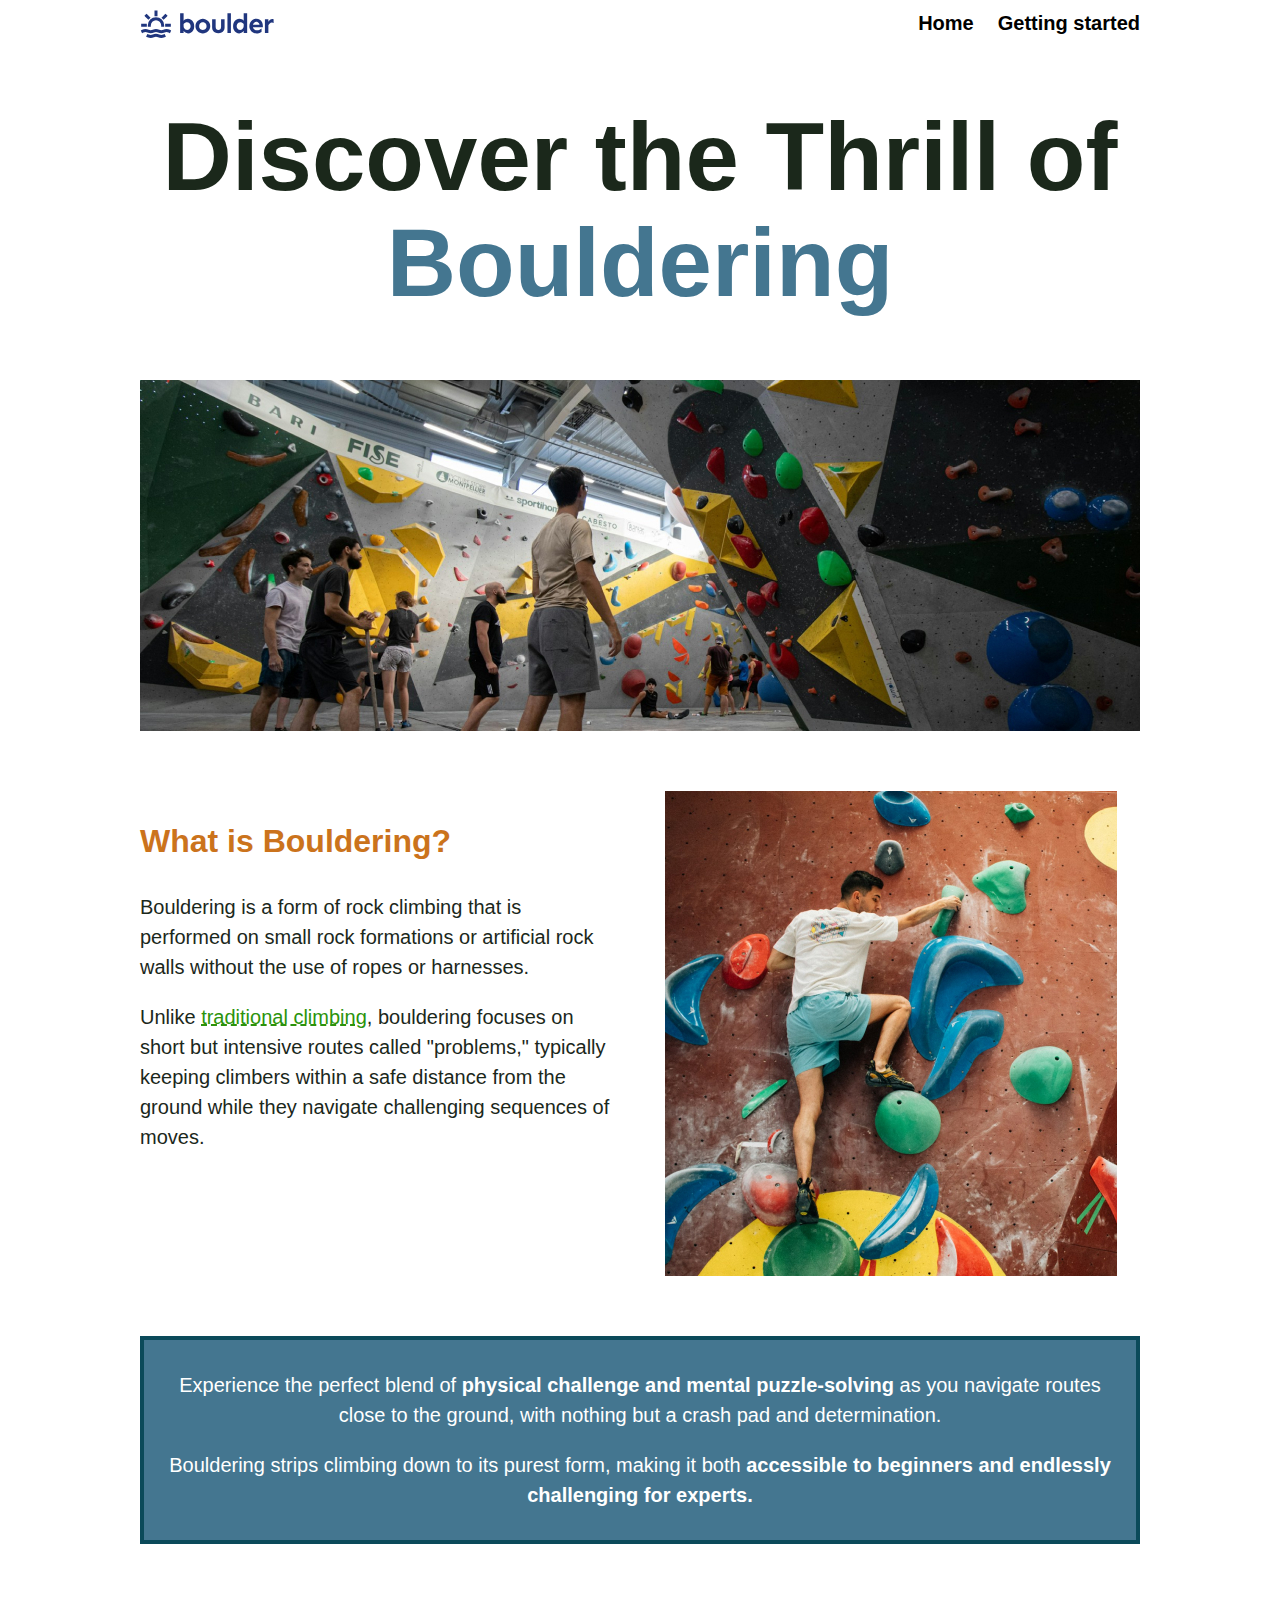
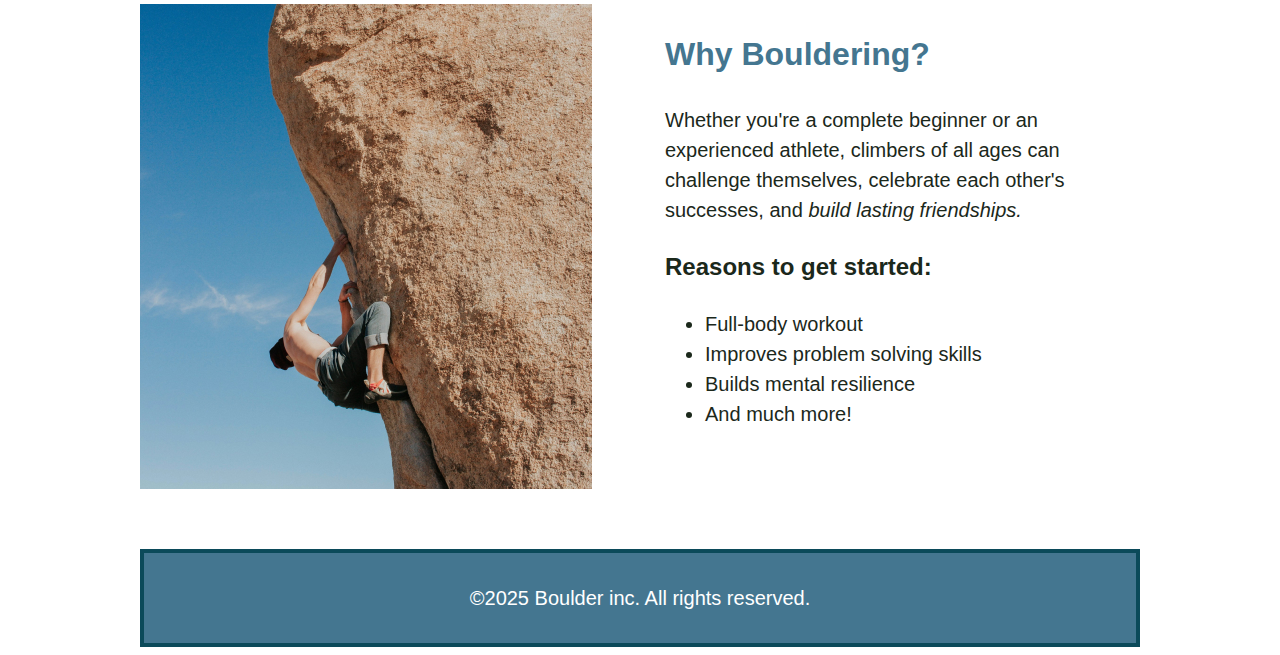
<file: index.html>
<!DOCTYPE html>
<html>
    <head>
        <title>Homepage</title>
        <link href="css/style.css" rel="stylesheet">
    </head>

    <body>
        <div class="wrapper">
            <header>
                <!-- logo -->
                <img src="images/logo.svg" alt="">

                <nav class="primary-navigation" aria-label="Primary Navigation">
                    <ul>
                        <li><a href="index.html">Home</a></li>
                        <li><a href="getting-started.html">Getting started</a></li>
                    </ul>
                </nav>
            </header>

            <main>
                <section>
                    <h1>Discover the Thrill of <span class="colored-text">Bouldering</span></h1>

                    <img src="images/bouldering-gym.jpg" alt="A bouldering gym, with a lot of people in it.">
                </section>

                
                    
                <section>
                    <div class="grid">
                        <div>
                            <h2>What is Bouldering?</h2>

                            <p>Bouldering is a form of rock climbing that is performed on small rock formations or artificial rock walls without the use of ropes or harnesses.</p>

                            <p>Unlike <a href="https://en.wikipedia.org/wiki/Traditional_climbing" target="_blank">traditional climbing</a>, bouldering focuses on short but intensive routes called "problems," typically keeping climbers within a safe distance from the ground while they navigate challenging sequences of moves.</p>
                        </div>

                        <div>
                            <img src="images/what-is-bouldering.jpg" alt="a guy bouldering with his one leg and hand up looking to move up">
                        </div>
                    </div>
                </section>

                <div class="tilt-bg">
                    <p>Experience the perfect blend of <strong>physical challenge and mental puzzle-solving</strong> as you navigate routes close to the ground, with nothing but a crash pad and determination.</p> 
                    
                    <p>Bouldering strips climbing down to its purest form, making it both <strong> accessible to beginners and endlessly challenging for experts.</strong></p>
                </div>
        
                
                    
                <section>
                    <div class="grid">

                        <div>
                            <img src="images/why-bouldering.jpg" alt=" a guy climbing a step rock shirtless in the sun.">
                        </div>

                        <div>
                            <h2 class="colored-text">Why Bouldering?</h2>
                            <p>Whether you're a complete beginner or an experienced athlete, climbers of all ages can challenge themselves, celebrate each other's successes, and <em>build lasting friendships.</em></p>
                            
                            <h3>Reasons to get started:</h3>
                    
                            <ul>
                                <li>Full-body workout</li>
                                <li>Improves problem solving skills</li>
                                <li>Builds mental resilience</li>
                                <li>And much more!</li>
                            </ul>
                        </div>

                    </div>
                    
                </section>

            </main>
            
            <footer class="tilt-bg">
                <p>©2025 Boulder inc. All rights reserved.</p>
            </footer>
        </div>
    </body>

</html>
</file>
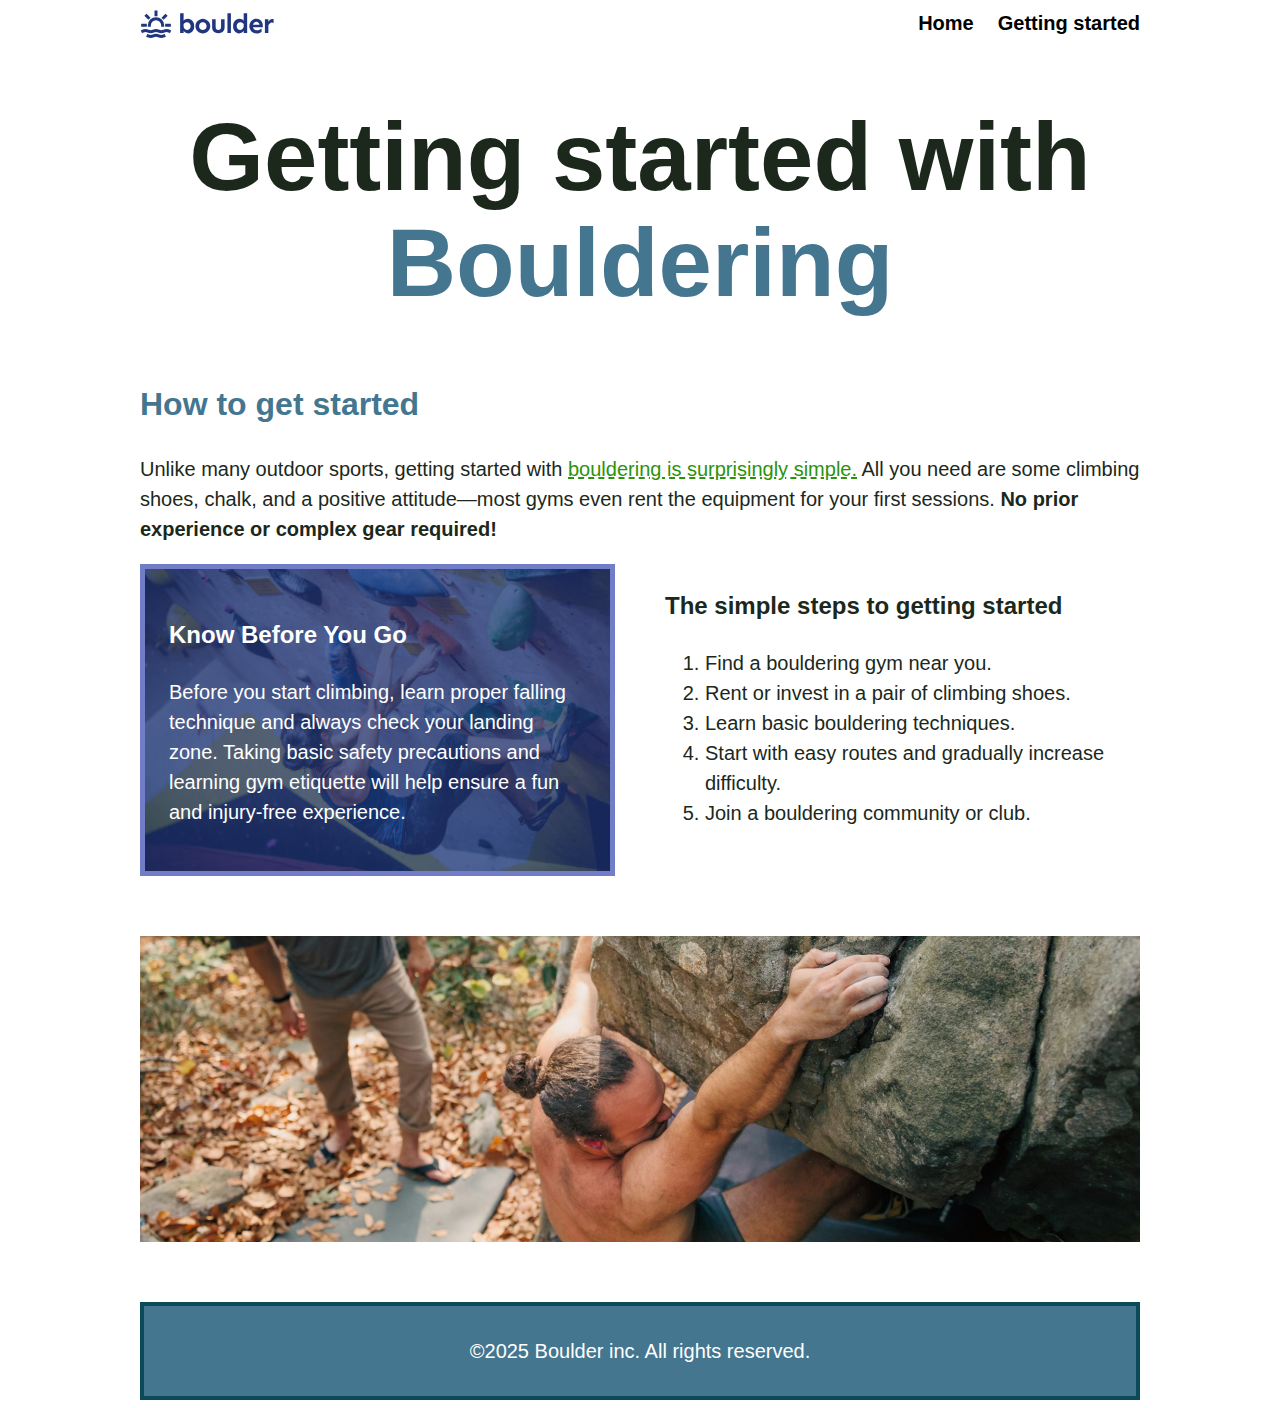
<file: getting-started.html>
<!DOCTYPE HTML>
<html>
    <head>
        <title>Getting started with Bouldering</title>
        <link href="css/style.css" rel="stylesheet">
    </head>

    <body>
        <div class="wrapper">
            <header>
                <!-- small boulder logo here -->
                <img src="images/logo.svg" alt="">

                <nav class="primary-navigation" aria-label="Primary Navigation">
                    <ul>
                        <li><a href="index.html" target="_blank">Home</a></li>
                        <li><a href="getting-started.html" target="_blank">Getting started</a></li>
                    </ul>
                </nav>
                
            </header>
                
            <main>

                <h1>Getting started with <span class="colored-text">Bouldering</span></h1>

                <section>

                    <h2 class="colored-text">How to get started</h2>
                    <p>Unlike many outdoor sports, getting started with <a href="index.html" target="_blank">bouldering is surprisingly simple.</a> All you need are some climbing shoes, chalk, and a positive attitude—most gyms even rent the equipment for your first sessions. <strong>No prior experience or complex gear required!</strong></p>

                    <div class="grid">
                        <div class="climbing-bg">
                            <h3>Know Before You Go</h3>
                            <p>Before you start climbing, learn proper falling technique and always check your landing zone. Taking basic safety precautions and learning gym etiquette will help ensure a fun and injury-free experience.</p>
                        </div>
        
                        <div>
                            <h3>The simple steps to getting started</h3>
                            <ol>
                                <li>Find a bouldering gym near you.</li>
                                <li>Rent or invest in a pair of climbing shoes.</li>
                                <li>Learn basic bouldering techniques.</li>
                                <li>Start with easy routes and gradually increase difficulty.</li>
                                <li>Join a bouldering community or club.</li>
                            </ol>
                        </div>
                    </div>
        

                </section>

                <section>
                    <img src="images/getting-started-outdoors.jpg" alt="A guy climbing a rock outdoors with another guy next to him">
                </section>

            </main>

            <footer class="tilt-bg">
                <p>©2025 Boulder inc. All rights reserved.</p>
            </footer>
        </div>
    </body>



</html>
</file>
<file: css/style.css>
* {
    box-sizing: border-box;
}


body {
    font-family: sans-serif;
    color: #1B281B;
    font-size: 1.25rem;
    line-height: 1.5;
}

.wrapper {
    max-inline-size: 1000px;
    margin-inline: auto;
}

header {
    text-align: center;
}

img {
    display: block;
    max-inline-size: 100%;
}

h1 {
    font-size: 4rem;
    text-align: center;
    line-height: 1.1;

    @media (width > 720px) {
        font-size: 6rem;
    }
}

/* center the image */


h2{
    color: #CB731C;
    font-size: 2rem;

}

h3 {
    font-size: 1.5rem;

}

a {
    color: #2B930B;
    text-decoration-style: dashed;
    
}



a:hover,
a:focus-visible {
    color: #5b6658;
}



.tilt-bg {
    background-color: #447690;
    color: #fff;
    border: solid 4px #0b4a5a;
    padding: 10px;
    text-align: center;
}

.colored-text {
    color: #447690;
}

.climbing-bg {
    color: white;
    background-color: darkgray;
    background-image: url('../images/simple-steps.jpg');
    padding: 24px;
    border: solid 5px #717ec7;

    background-repeat: no-repeat;
    background-position: center;
    background-size: cover;

}



section {
    margin-block: 60px;
}

.grid {
    display: grid;
    gap: 50px;

    @media (width > 720px){
        grid-template-columns: 1fr 1fr;

    }
    

}

header {
    display: flex;
    justify-content: space-between;
}


.primary-navigation ul {
    display: flex;
    gap: 24px;
    list-style: none;
    margin: 0;
    padding: 0;
}

.primary-navigation a {
    color: black;
    font-weight: bold;
    text-decoration: none;
}

.primary-navigation a:hover ,
.primary-navigation a:focus-visible {
    color: #5b6658;
}

footer {
    text-align: center;
   
}
</file>
